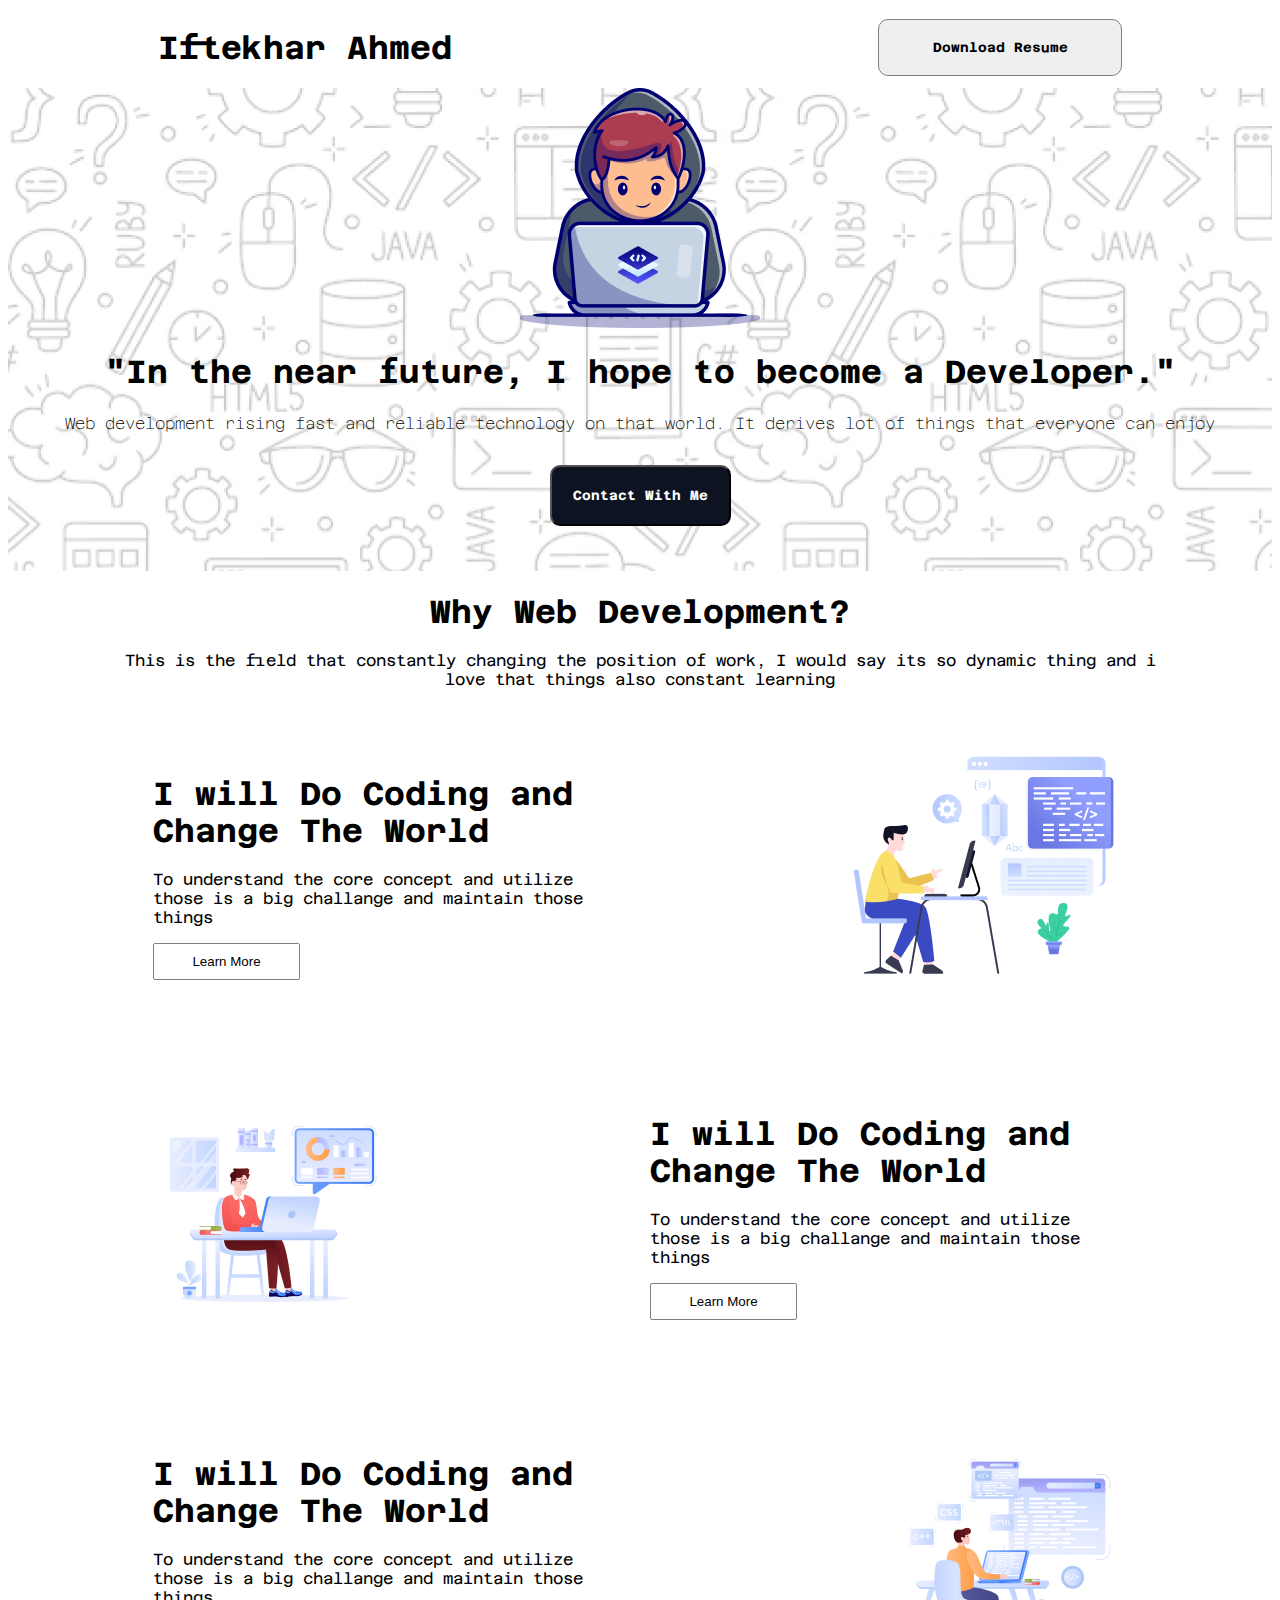
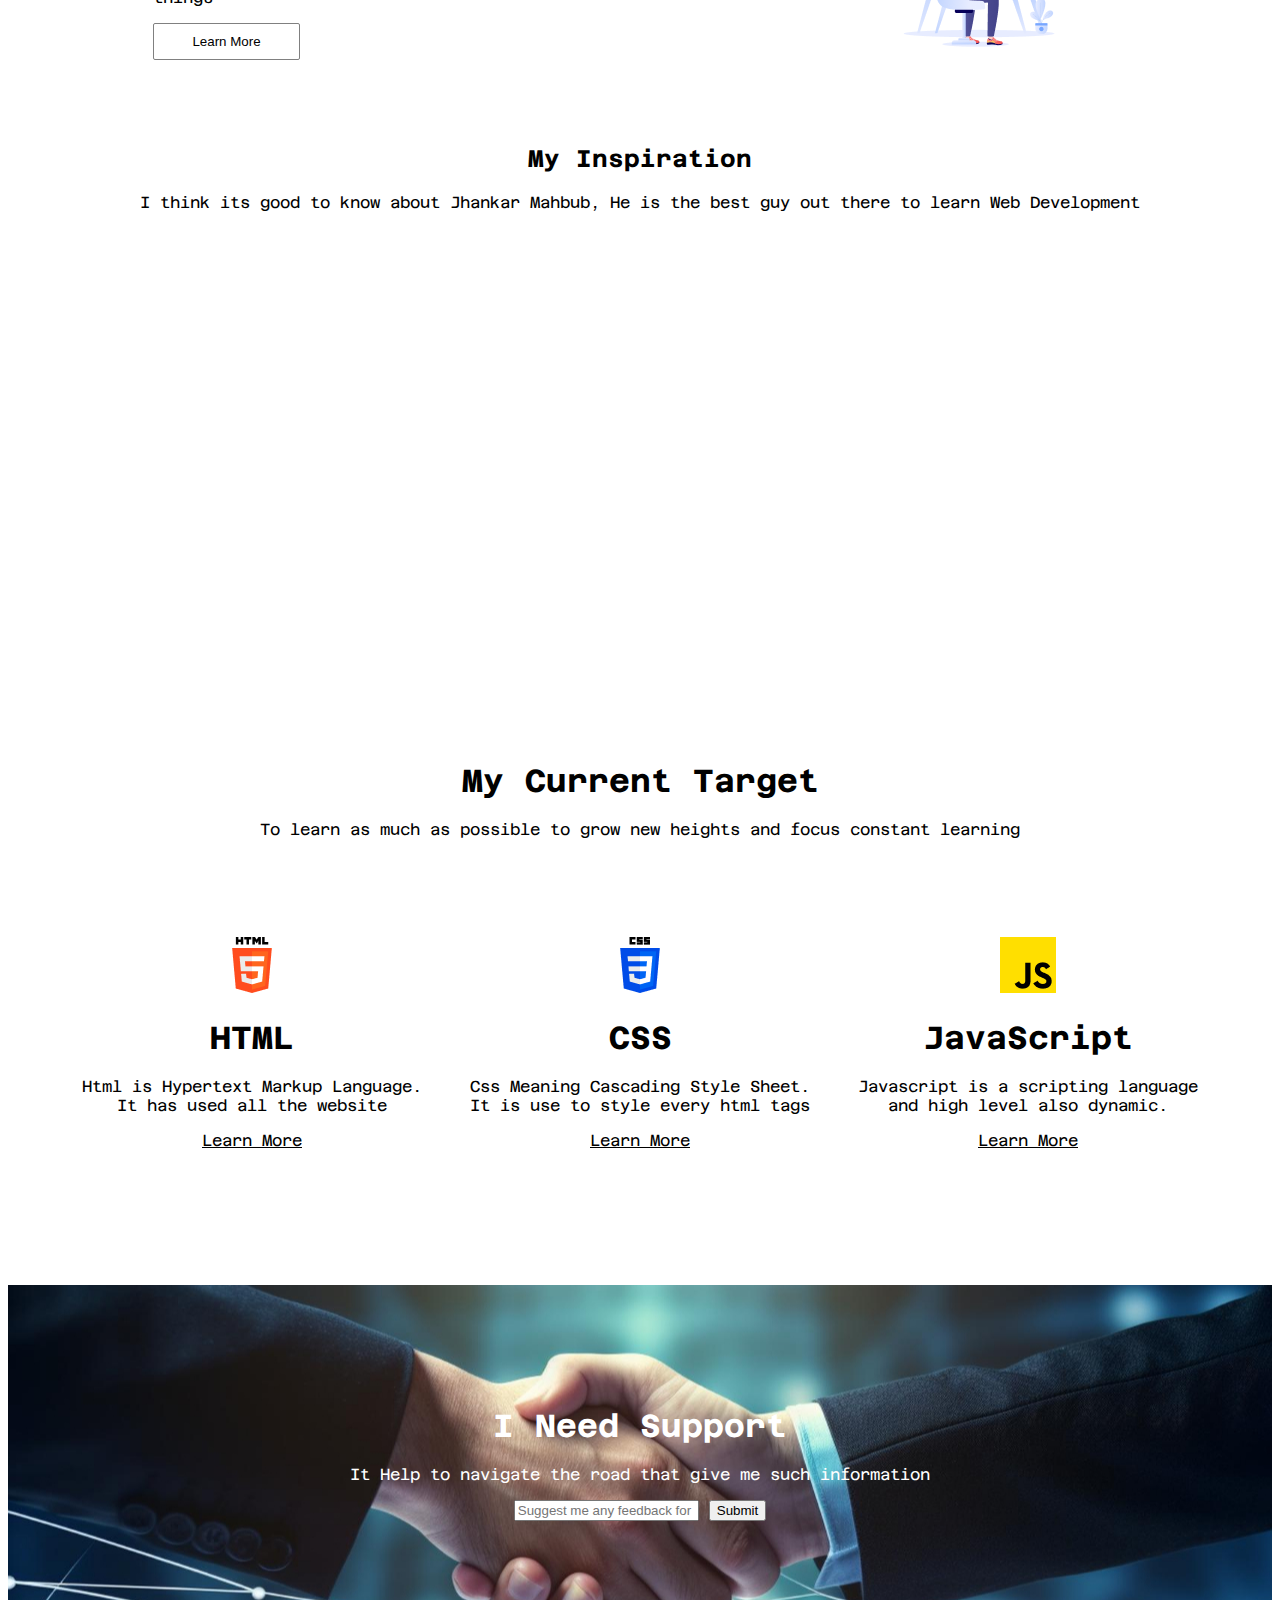
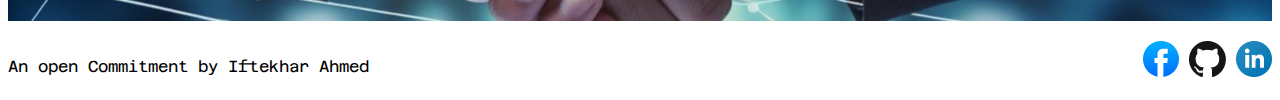
<file: index.html>
<!DOCTYPE html>
<html lang="en">
<head>
    <meta charset="UTF-8">
    <meta name="viewport" content="width=device-width, initial-scale=1.0">
    <title>Recap Assignment One</title>
    <link rel="stylesheet" href="styles/style.css">
</head>
<body>
    <header>
        <div class="navbar">
            <h1 class="azeret-mono-first">Iftekhar Ahmed</h1>
            <button class="azeret-mono-first btn-styling">Download Resume</button>    
        </div>
    </header>
    <main>
        <section class="banner-hero">
            <img src="images/Group.png" alt="Hablu is programming his laptop">
            <h1 class="azeret-mono-first main-heading">"In the near future, I hope to become a Developer."</h1>
            <p class="full-para para-font">Web development rising fast and reliable technology on that world.  It derives lot of things that everyone can enjoy</p>
            <button class="azeret-mono-first contact-btn">Contact With Me</button>
        </section>
        <section class="section-development">
            <div class="align-text">
                <h1>Why Web Development?</h1>
                <p>This is the field that constantly changing the position of work, I would say its so dynamic thing and i love that things also constant learning</p>
            </div>

            <section class="development-section-first">
                <div class="section-width">
                    <h1>I will Do Coding and Change The World</h1>
                    <p>To understand the core concept and utilize those is a big challange and maintain those things</p>
                    <button class="learn-more-btn">Learn More</button>
                </div>
                <div>
                    <img src="images/Layer_1.png" alt="Animate Image One">
                </div>
            </section>
            <section class="development-section-first">
                <div>
                    <img src="images/Group 3.png" alt="Animate Image Two">
                </div>
                <div class="section-width">
                    <h1>I will Do Coding and Change The World</h1>
                    <p>To understand the core concept and utilize those is a big challange and maintain those things</p>
                    <button class="learn-more-btn">Learn More</button>
                </div>
            </section>
            <section class="development-section-first">
                <div class="section-width">
                    <h1>I will Do Coding and Change The World</h1>
                    <p>To understand the core concept and utilize those is a big challange and maintain those things</p>
                    <button class="learn-more-btn">Learn More</button>
                </div>
                <div>
                    <img src="images/Group 4.png" alt="Animate Image Two">
                </div>
            </section>
            
        </section>
        <section class="myinspiration-sec">
            <div class="align-text">
                <h2>My Inspiration</h2>
                <p>I think its good to know about Jhankar Mahbub, He is the best guy out there to learn Web Development</p>
            </div>
            <div class="align-text youtube-video-padding">
                <iframe width="560" height="315" src="https://www.youtube.com/embed/i4laq6e_B6U?si=qtP7EHCRbh-O4_JO" title="YouTube video player" frameborder="0" allow="accelerometer; autoplay; clipboard-write; encrypted-media; gyroscope; picture-in-picture; web-share" referrerpolicy="strict-origin-when-cross-origin" allowfullscreen></iframe>
            </div>
        </section>
        <section class="current-target-section">
            <div class="align-text">
                <h1>My Current Target</h1>
                <p>To learn as much as possible to grow new heights and focus constant learning</p>
            </div>
            <section class="logo-section">
                <div class="logo-width">
                    <img src="images/html.png" alt="Html Logo">
                    <h1>HTML</h1>
                    <p>Html is Hypertext Markup Language. It has used all the website</p>
                    <a class="learn-more-link" href="/page-two.html">Learn More</a>
                </div>
                <div class="logo-width inside-margin">
                    <img src="images/css.png" alt="Css Logo">
                    <h1>CSS</h1>
                    <p>Css Meaning Cascading Style Sheet. It is use to style every html tags</p>
                    <a class="learn-more-link" href="/css-page.html">Learn More</a>
                </div>
                <div class="logo-width">
                    <img src="images/js.png" alt="Javascript Logo">
                    <H1>JavaScript</H1>
                    <p>Javascript is a scripting language and high level also dynamic.</p>
                    <a class="learn-more-link" href="/js-page.html">Learn More</a>
                </div>
            </section>
        </section>
        <section class="support-page">
            <div class="inside-support">
                <h1>I Need Support</h1>
                <p>It Help to navigate the road that give me such information</p>
                <input type="text" placeholder="Suggest me any feedback for me">
                <button>Submit</button>
            </div>
        </section>
    </main>
    <footer>
        <section class="footer-container">
            <div>
                <p>An open Commitment by Iftekhar Ahmed</p>
            </div>
            <div>
                <a href="https://www.facebook.com/anonnoruddho" target="_blank"><img src="images/facebook.png" alt="Facebook Logo"></a>
                <a href="https://github.com/ahmedrimon" target="_blank"><img src="images/github.png" alt="Github Logo"></a>
                <a href="https://www.linkedin.com/in/iftekhar--ahmed/" target="_blank"><img src="images/linkedin-icon 1.png" alt="Linkedin Logo"></a>
            </div>
        </section>
    </footer>
</body>
</html>
</file>
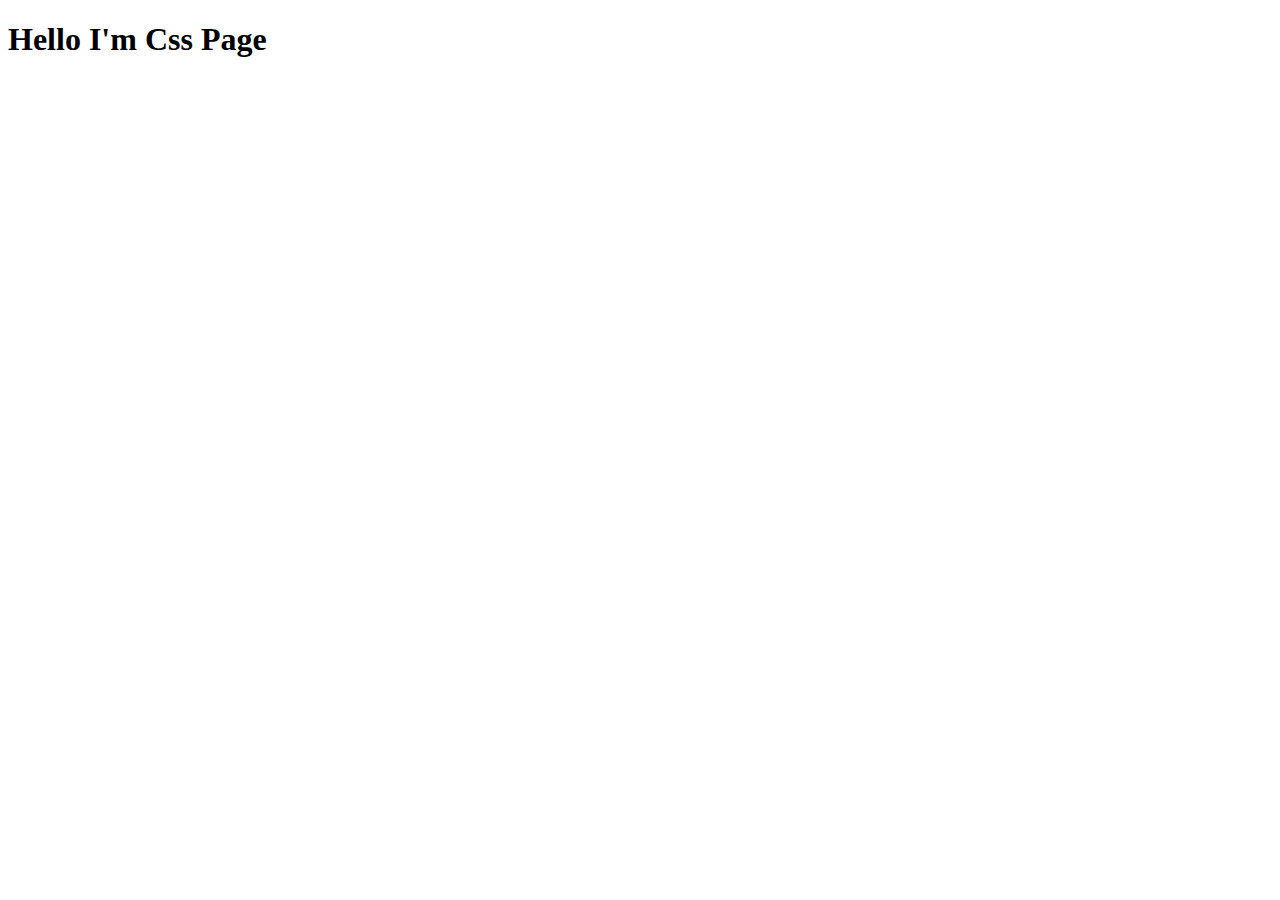
<file: css-page.html>
<!DOCTYPE html>
<html lang="en">
<head>
    <meta charset="UTF-8">
    <meta name="viewport" content="width=device-width, initial-scale=1.0">
    <title>Document</title>
</head>
<body>
    <h1>Hello I'm Css Page</h1>
</body>
</html>
</file>
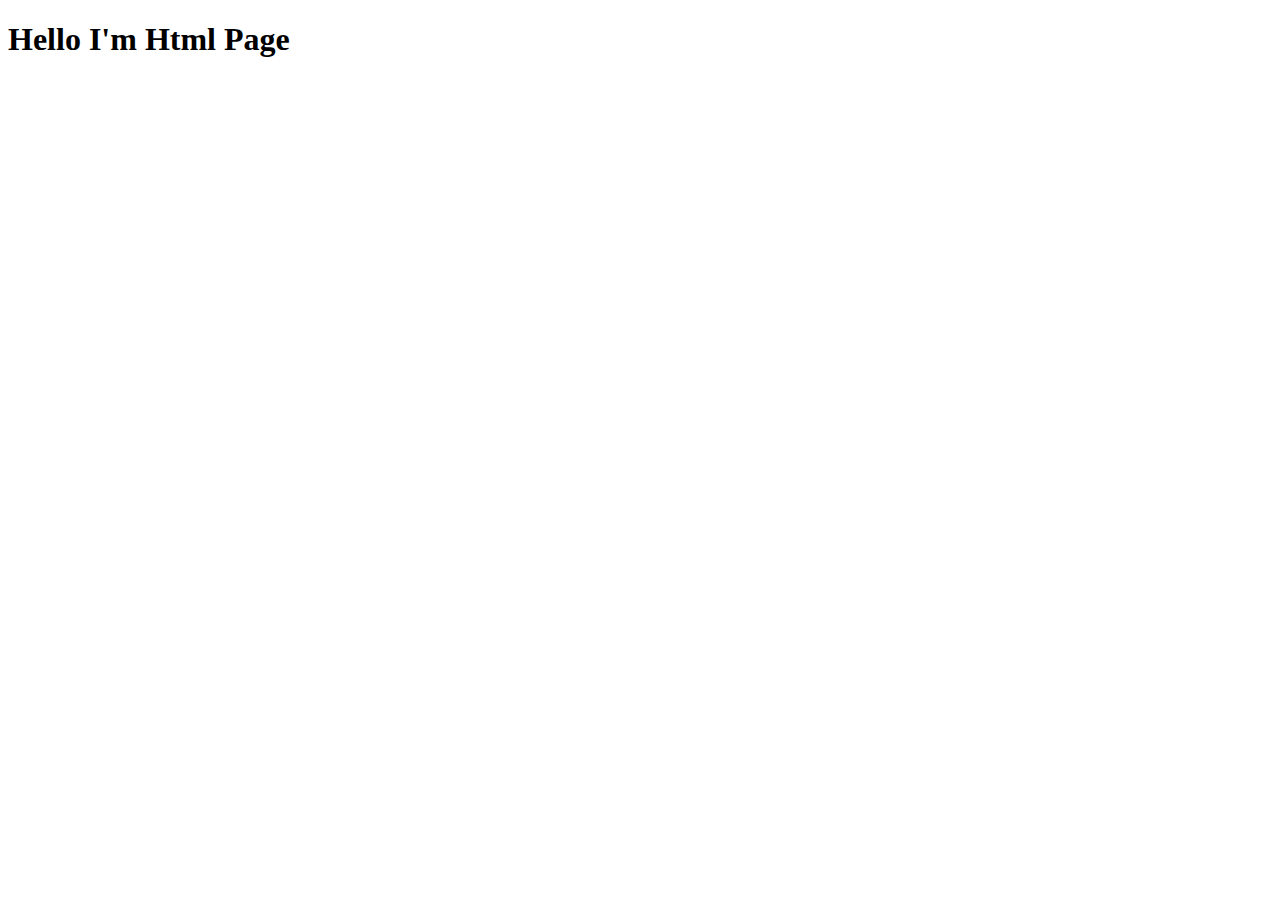
<file: htmlpage.html>
<!DOCTYPE html>
<html lang="en">
<head>
    <meta charset="UTF-8">
    <meta name="viewport" content="width=device-width, initial-scale=1.0">
    <title>Document</title>
</head>
<body>
    <h1>Hello I'm Html Page</h1>
</body>
</html>
</file>
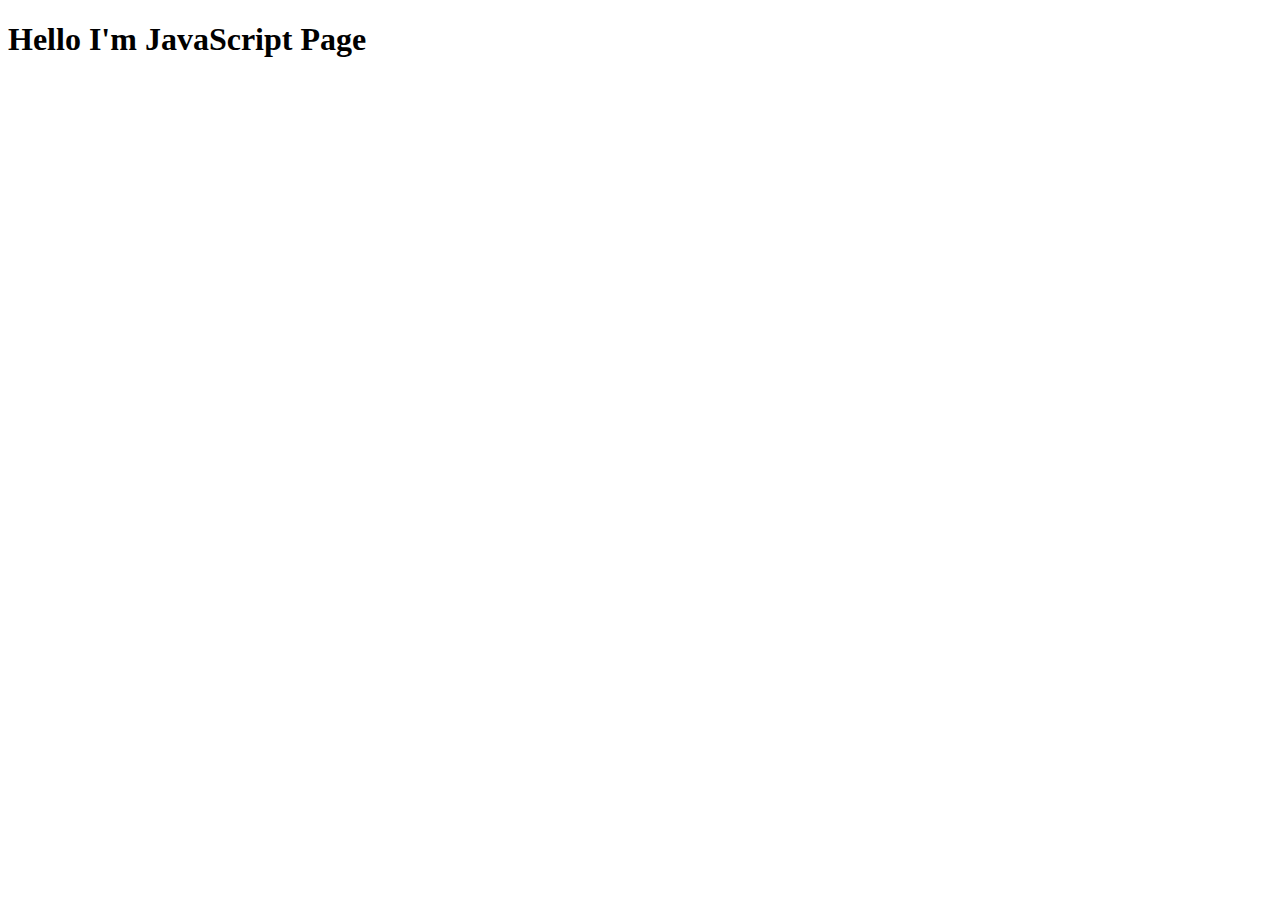
<file: js-page.html>
<!DOCTYPE html>
<html lang="en">
<head>
    <meta charset="UTF-8">
    <meta name="viewport" content="width=device-width, initial-scale=1.0">
    <title>Document</title>
</head>
<body>
    <h1>Hello I'm JavaScript Page</h1>
</body>
</html>
</file>
<file: styles/style.css>
@import url('https://fonts.googleapis.com/css2?family=Azeret+Mono:ital,wght@0,100..900;1,100..900&display=swap');


.azeret-mono-first {
    font-family: "Azeret Mono", monospace;
    font-optical-sizing: auto;
    font-weight: 700;
    font-style: normal;
}

/* Here is started styling to this whole section */


.navbar {
    display: flex;
    justify-content: space-between;
    align-items: center;
    margin: 0 150px;
}

.btn-styling {
    border: 1px solid gray;
    border-radius: 10px;
    width: 244px;
    height: 57px;
}

/* Here start with banner style */

.banner-hero {
    background-image: url(/images/Hero-bg.png);
    background-repeat: no-repeat;
    text-align: center;
}

.main-heading {
    margin-bottom: 24px;
}

.full-para {
    margin-bottom: 32px;
}

.para-font {
    font-family: "Azeret Mono", monospace;
    font-weight: 100;
}

.contact-btn {
    background-color: rgb(13, 19, 33, 100%);
    color: white;
    padding: 21px;
    margin-bottom: 45px;
    border-radius: 10px;
}

/* why web development */

.section-development {
    font-family: "Azeret Mono", monospace;
    padding: 0px 97px;
}

.align-text {
    text-align: center;
}

.development-section-first {
    display: flex;
    justify-content: space-between;
    padding: 48px;
}

.section-width {
    width: 477px;
    height: 219px;
}

.learn-more-btn {
    border: 1px solid gray;
    width: 147px;
    padding: 10px;
    border-radius: 2px;
    background-color: white;
}

/* Inspiration Section Style Start Here */

.myinspiration-sec {
    font-family: "Azeret Mono", monospace;
}

.youtube-video-padding {
    padding: 32px;
}

/* Current Target Section Style Start Here */

.current-target-section {
    font-family: "Azeret Mono", monospace;
    margin-top: 151px;
}

.logo-section {
    display: flex;
    /* justify-content: space-between; */
    margin: 48px 0px;
    padding: 50px;
    text-align: center;
    justify-content: center;
}

.logo-width {
    width: 364px;
    height: 250px;
}

.inside-margin {
    margin: 0 24px;
}

.learn-more-link {
    color: black;
}


/* Support page start here */

.support-page {
    font-family: "Azeret Mono", monospace;
    background-image: url(/images/handshake.jpg);
    background-repeat: no-repeat;
    background-position: center;
    background-size: auto;
}

.inside-support {
    text-align: center;
    padding: 100px;
    color: #ffffff;
}

/* Footer style start here */

.footer-container {
    font-family: "Azeret Mono", monospace;
    display: flex;
    justify-content: space-between;
    margin-top: 20px;
}
</file>
